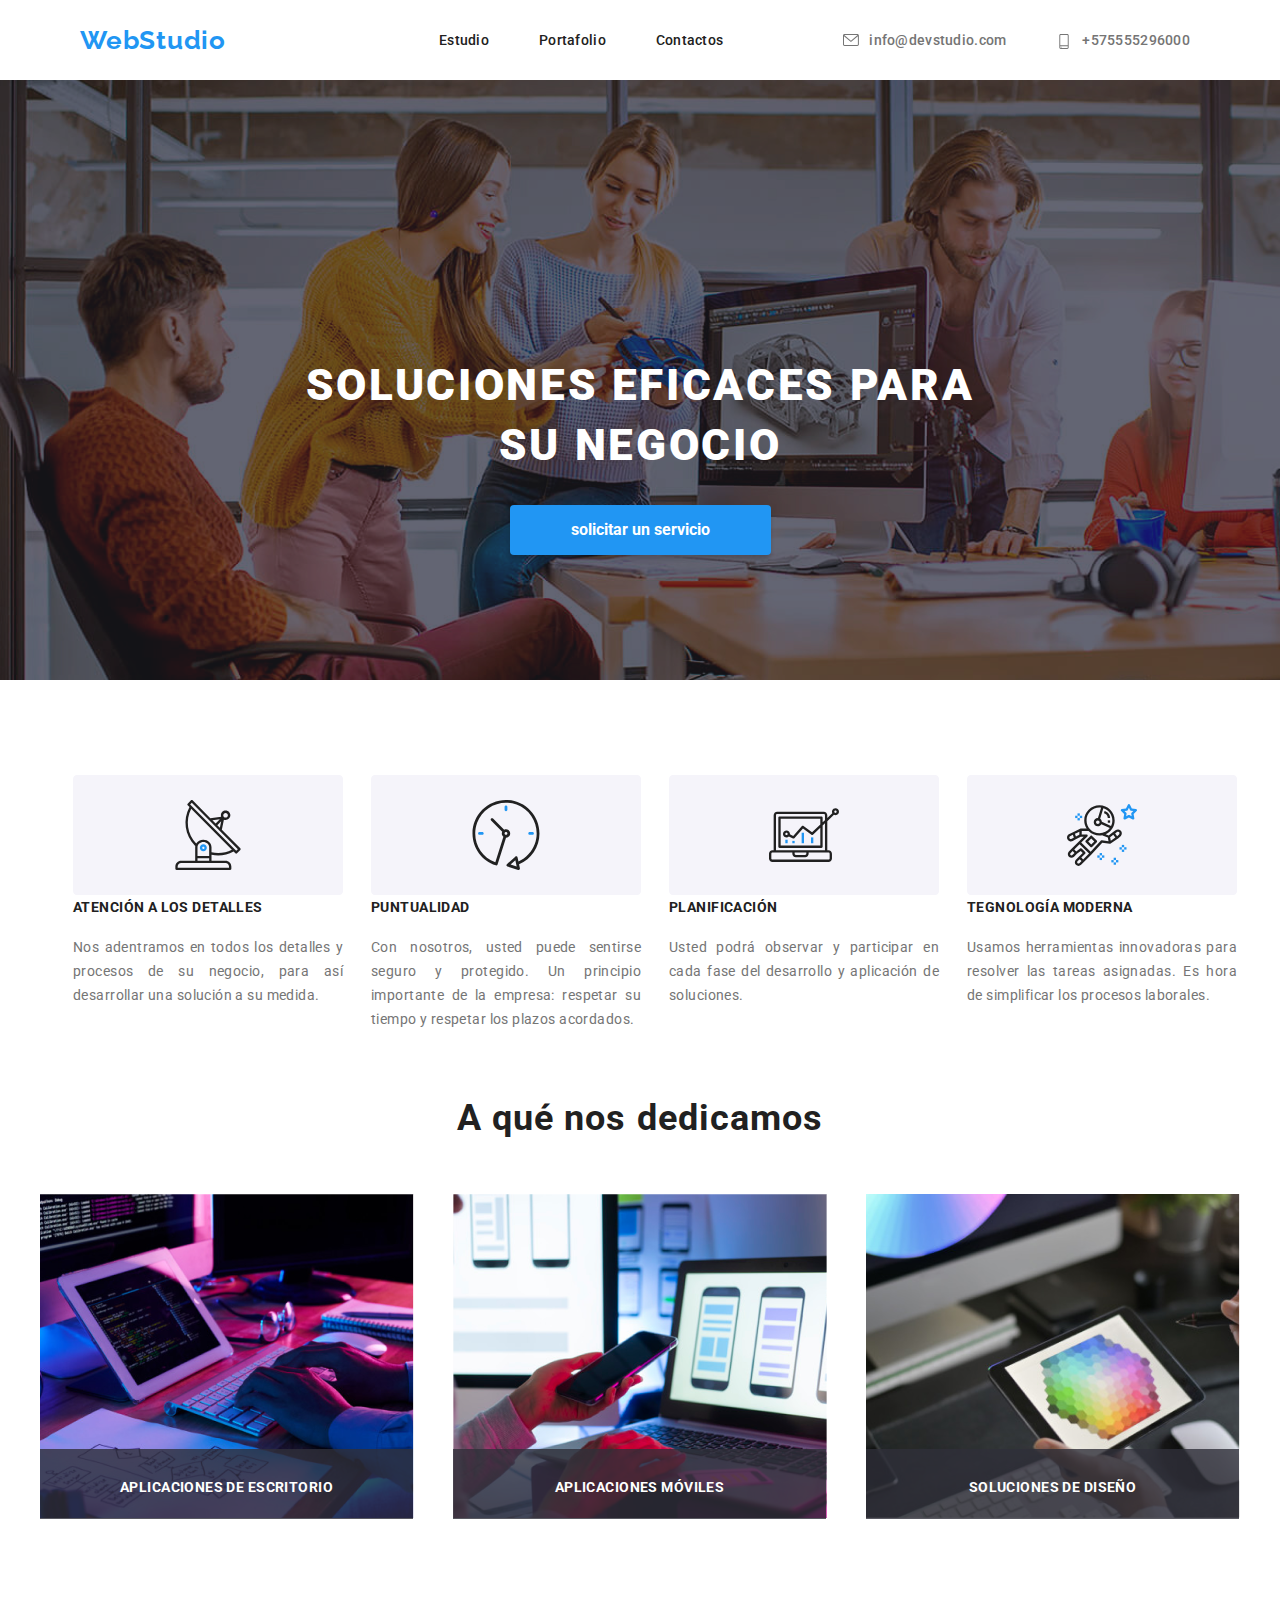
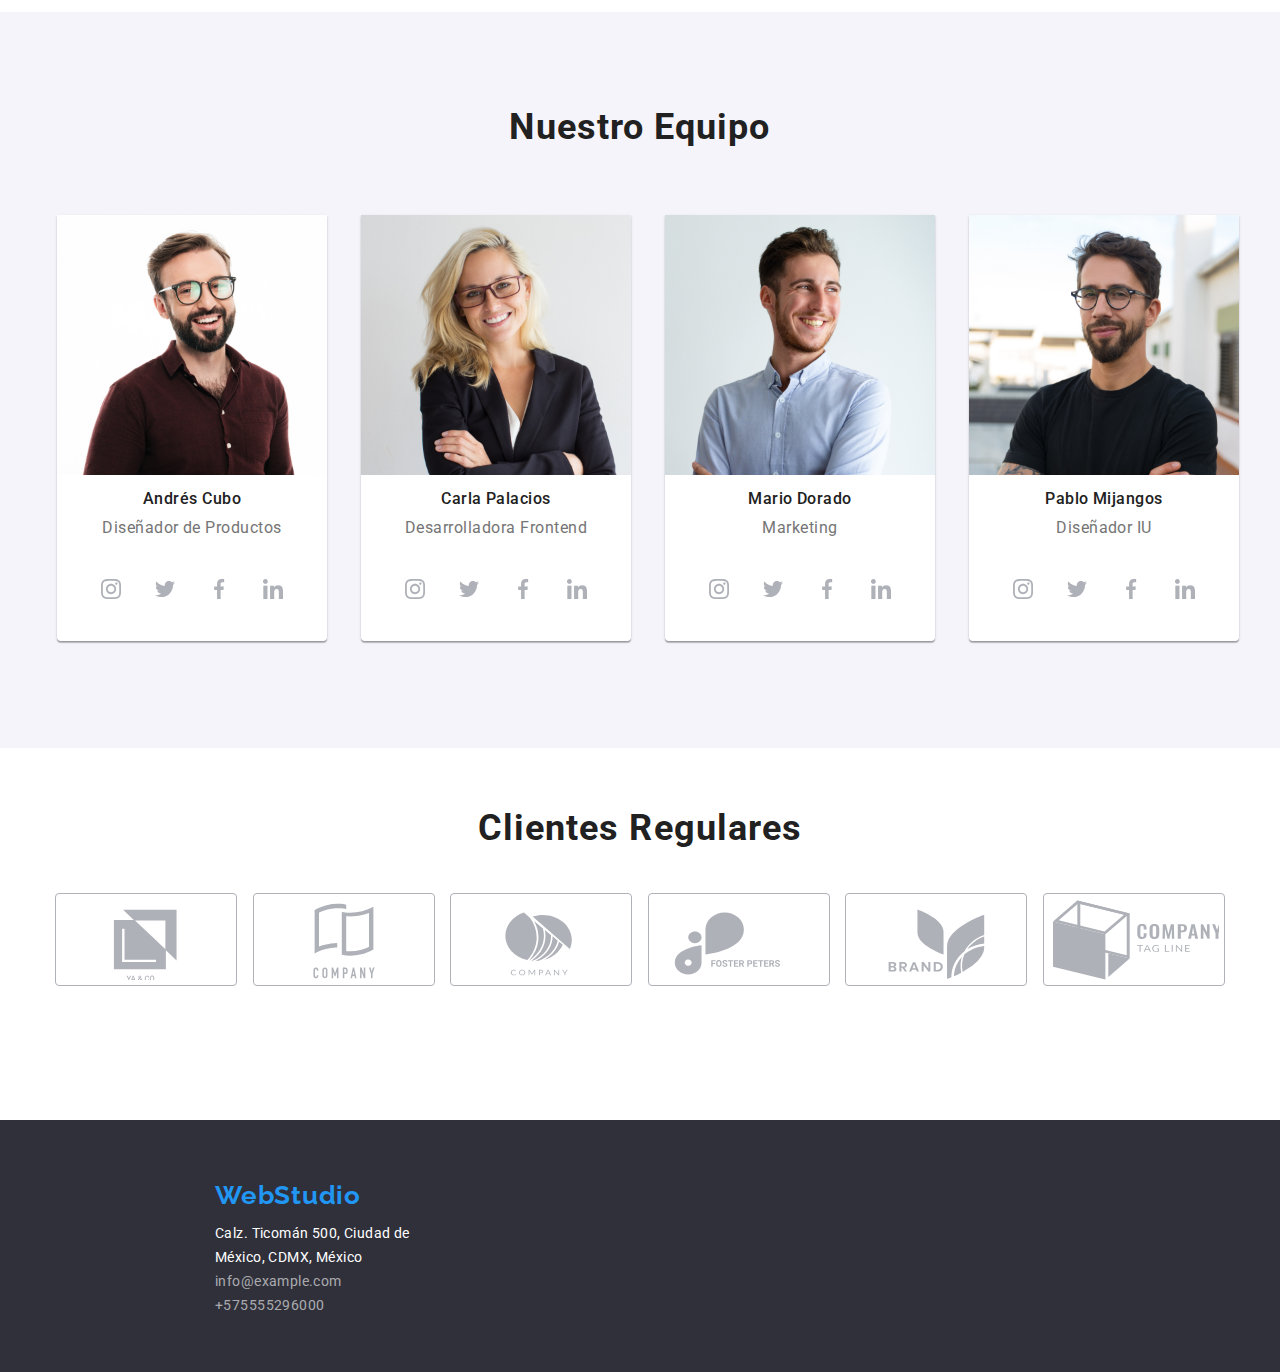
<file: index.html>
<!DOCTYPE html>
<html lang="es">
<head>
    <meta charset="UTF-8">
    <meta http-equiv="X-UA-Compatible" content="IE=edge">
    <meta name="viewport" content="width=device-width, initial-scale=1.0">
    <link rel="stylesheet" href="estilos/styless.css">
    <link href="https://fonts.googleapis.com/css2?family=Raleway:wght@700&display=swap" rel="stylesheet" />
    <link href="https://fonts.googleapis.com/css2?family=Roboto:wght@400;500;700;900&display=swap" rel="stylesheet" />
    <title>index</title>
</head>
<body>
    <header>
     <div class="nav">   
    <a href="#" id="logo">WebStudio</a>
    <nav>
        <ul class="list-nav">
            <li><a href="#" id="estudio"><button id="modal" onclick="window.modal1.showModal();">Estudio</button></a></li>
            <li><a href="portafolio.html">Portafolio</a></li>
            <li><a href="#">Contactos</a></li>
        </ul>
    </nav>
    <ul class="info">
        <svg class="header-logos" width="16" height="12">
            <use href="./svg/symbol-defs.svg#header-mail"></use>
        </svg>
        <li><a href="#" mailto:info@devstudio.com  id="correo">info@devstudio.com</a></li>
        <svg class="header-logos" width="16" height="15">
            <use href="./svg/symbol-defs.svg#header-phone"></use>
        </svg>
        <li><a href="#" tel:+575555296000>+575555296000</a></li>
    </ul>
    </div>
    </header>
    <main>
        <dialog id="modal1">
            <h3>ventana modal</h3>
              <p>
                Lorem ipsum dolor sit amet consectetur adipisicing elit.
                 Eum sint molestiae neque ea voluptatem necessitatibus
                  sed expedita quas iusto aliquam, dolor quasi! Nobis 
                  earum cum numquam quaerat est cupiditate cumque placeat.
                   Perferendis
                 ullam veritatis quibusdam itaque illo ex earum sunt.
              </p>
            <button id="cerrar" onclick="window.modal1.close();">Cerrar</button>
        </dialog>
        <div class="opacidad">
            
        </div>
        <section class="banner">
            <div class="centrar">
                <h1>soluciones eficaces para su negocio</h1>
            <button id="btn-banner">solicitar un servicio</button>
            </div>
        </section>
        <section class="contenido">
            <article>
                
                
                <svg width="270" height="120">
                    <use href="./svg/symbol-defs.svg#section-antena"></use>
                </svg>
                
                <h2>ATENCIÓN A LOS DETALLES</h2>
                <p class="parrafo">
                    Nos adentramos en todos los detalles y procesos
                     de su negocio, 
                    para así desarrollar una solución a su medida.
                </p>
            </article>
            <article>
                <svg width="270" height="120">
                    <use href="./svg/symbol-defs.svg#section-reloj"></use>
                </svg>
                <h2>PUNTUALIDAD</h2>
                <p class="parrafo">
                    Con nosotros, usted puede sentirse seguro y
                     protegido. Un principio importante de la empresa:
                     respetar su tiempo y respetar los plazos acordados.
                </p>
            </article>
            <article>
                <svg width="270" height="120">
                    <use href="./svg/symbol-defs.svg#section-ordenador"></use>
                </svg>
                <h2>PLANIFICACIÓN</h2>
                <p class="parrafo">
                    Usted podrá observar y participar en 
                    cada fase del desarrollo y aplicación
                     de soluciones.
                </p>
            </article>
            <article>
                <svg width="270" height="120">
                    <use href="./svg/symbol-defs.svg#section-astronauta"></use>
                    </svg>
                <h2>TEGNOLOGÍA MODERNA</h2>
                <p class="parrafo">
                    Usamos herramientas innovadoras para resolver 
                    las tareas asignadas.
                     Es hora de simplificar los procesos laborales.
                </p>
            </article>
        </section>
        <section class="contenido1">
            <h2>A qué nos dedicamos</h2>
            <div class="imagenes">
                <div class="cont-descripcion">
                <div class="descripcion">
                    <h6 class="titulo-descripcion">APLICACIONES DE ESCRITORIO</h6>
                </div>
                <img src="images/imagen (24).png" alt="imagen ilustrativa">
                </div>
                <div class="cont-descripcion">
                    <div class="descripcion">
                      <h6 class="titulo-descripcion">APLICACIONES MÓVILES</h6>
                    </div>
                <img src="images/imagen (25).png" alt="imagen ilustrativa">
                </div>
                <div class="cont-descripcion">
                    <div class="descripcion">
                        <h6 class="titulo-descripcion">SOLUCIONES DE DISEÑO</h6>
                      </div>
                <img src="images/imagen (26).png" alt="imagen ilustrativa">
                </div>
            </div>
        </section>
        <section class="nuestro-equipo">
            <h2>Nuestro Equipo</h2>
                <div class="contenido1 flex">
            <div class="card"><img src="images/imagen (15).jpg" alt="integrante">
                <h4>Andrés Cubo</h4>
            <p class="parrafo">
                Diseñador de Productos
            </p>
            <div class="redes-personales">
                <div class="container-red">
                    <svg class="efecto" width="44" height="44">
                        <use href="./svg/symbol-defs.svg#instared"></use>
                    </svg>
                </div>
                <div class="container-red">
                
                    <svg class="efecto" width="44" height="44">
                        <use href="./svg/symbol-defs.svg#twitred"></use>
                    </svg>
                </div>
                <div class="container-red">
                
                    <svg class="efecto" width="44" height="44">
                        <use href="./svg/symbol-defs.svg#facered"></use>
                    </svg>
                </div>
                <div class="container-red">
                    <svg class="efecto" width="44" height="44">
                        <use href="./svg/symbol-defs.svg#likedred"></use>
                    </svg>
                </div>
            </div>
        </div>
            <div class="card"><img src="images/imagen (16).jpg" alt="integrante">
                <h4>Carla Palacios</h4>
            <p class="parrafo">
                Desarrolladora Frontend
            </p>
            <div class="redes-personales">
                <div class="container-red">
                    <svg class="efecto" width="44" height="44">
                        <use href="./svg/symbol-defs.svg#instared"></use>
                    </svg>
                </div>
                <div class="container-red">
                
                    <svg class="efecto" width="44" height="44">
                        <use href="./svg/symbol-defs.svg#twitred"></use>
                    </svg>
                </div>
                <div class="container-red">
                
                    <svg class="efecto" width="44" height="44">
                        <use href="./svg/symbol-defs.svg#facered"></use>
                    </svg>
                </div>
                <div class="container-red">
                    <svg class="efecto" width="44" height="44">
                        <use href="./svg/symbol-defs.svg#likedred"></use>
                    </svg>
                </div>
            </div>
        </div>
            <div class="card"><img src="images/imagen (17).jpg" alt="integrante">
                <h4>Mario Dorado</h4>
            <p class="parrafo">
                Marketing
            </p>
            <div class="redes-personales">
                <div class="container-red">
                    <svg class="efecto" width="44" height="44">
                        <use href="./svg/symbol-defs.svg#instared"></use>
                    </svg>
                </div>
                <div class="container-red">
                
                    <svg class="efecto" width="44" height="44">
                        <use href="./svg/symbol-defs.svg#twitred"></use>
                    </svg>
                </div>
                <div class="container-red">
                
                    <svg class="efecto" width="44" height="44">
                        <use href="./svg/symbol-defs.svg#facered"></use>
                    </svg>
                </div>
                <div class="container-red">
                    <svg class="efecto" width="44" height="44">
                        <use href="./svg/symbol-defs.svg#likedred"></use>
                    </svg>
                </div>
            </div>
        </div>
            <div class="card"><img src="images/imagen (18).jpg" alt="integrante">
                <h4>Pablo Mijangos</h4>
            <p class="parrafo">
                Diseñador IU 
            </p>
            <div class="redes-personales">
                <div class="container-red">
                    <svg class="efecto" width="44" height="44">
                        <use href="./svg/symbol-defs.svg#instared"></use>
                    </svg>
                </div>
                <div class="container-red">
                
                    <svg class="efecto" width="44" height="44">
                        <use href="./svg/symbol-defs.svg#twitred"></use>
                    </svg>
                </div>
                <div class="container-red">
                
                    <svg class="efecto" width="44" height="44">
                        <use href="./svg/symbol-defs.svg#facered"></use>
                    </svg>
                </div>
                <div class="container-red">
                    <svg class="efecto" width="44" height="44">
                        <use href="./svg/symbol-defs.svg#likedred"></use>
                    </svg>
                </div>
            </div>
        </div>
        </div>
        </section>
        <div class="clientes-regulares">
            <h6 class="clientr">Clientes Regulares</h6>
            <div class="resources">
                <div class="contentlogo">
                <svg class="first" width="170" height="81">
                    <use href="./svg/symbol-defs.svg#logo"></use>
                </svg>
                </div>
                <div class="contentlogo">
                <svg class="first" width="170" height="81">
                    <use href="./svg/symbol-defs.svg#logo-1"></use>
                </svg>
                </div>
                <div class="contentlogo">
                <svg class="first" width="170" height="81">
                    <use href="./svg/symbol-defs.svg#logo-2"></use>
                </svg>
                </div>
                <div class="contentlogo">
                <svg class="first" width="170" height="81">
                    <use href="./svg/symbol-defs.svg#logo-3"></use>
                </svg>
                </div>
                <div class="contentlogo">
                <svg class="first" width="170" height="81">
                    <use href="./svg/symbol-defs.svg#logo-5"></use>
                </svg>
                </div>
                <div class="contentlogo">
                <svg class="first" width="170" height="81">
                    <use href="./svg/symbol-defs.svg#logo-6"></use>
                </svg>
                </div>
            </div>
        </div>
    </main>
    <footer>
        <div class="pie">   
        <a href="#" class="logo-footer">WebStudio</a>
          <h5 class="h5">Calz. Ticomán 500, Ciudad de México, CDMX, México</h5>
        <ul class="infog">
            <li><a href="mailto:info@example.com" id="correo-footer">info@example.com</a></li>
            <li><a href="tel:+575555296000" id="telefono-footer">+575555296000</a></li>
        </ul>
        </div>
    </footer>
   </body>
</html>
</file>
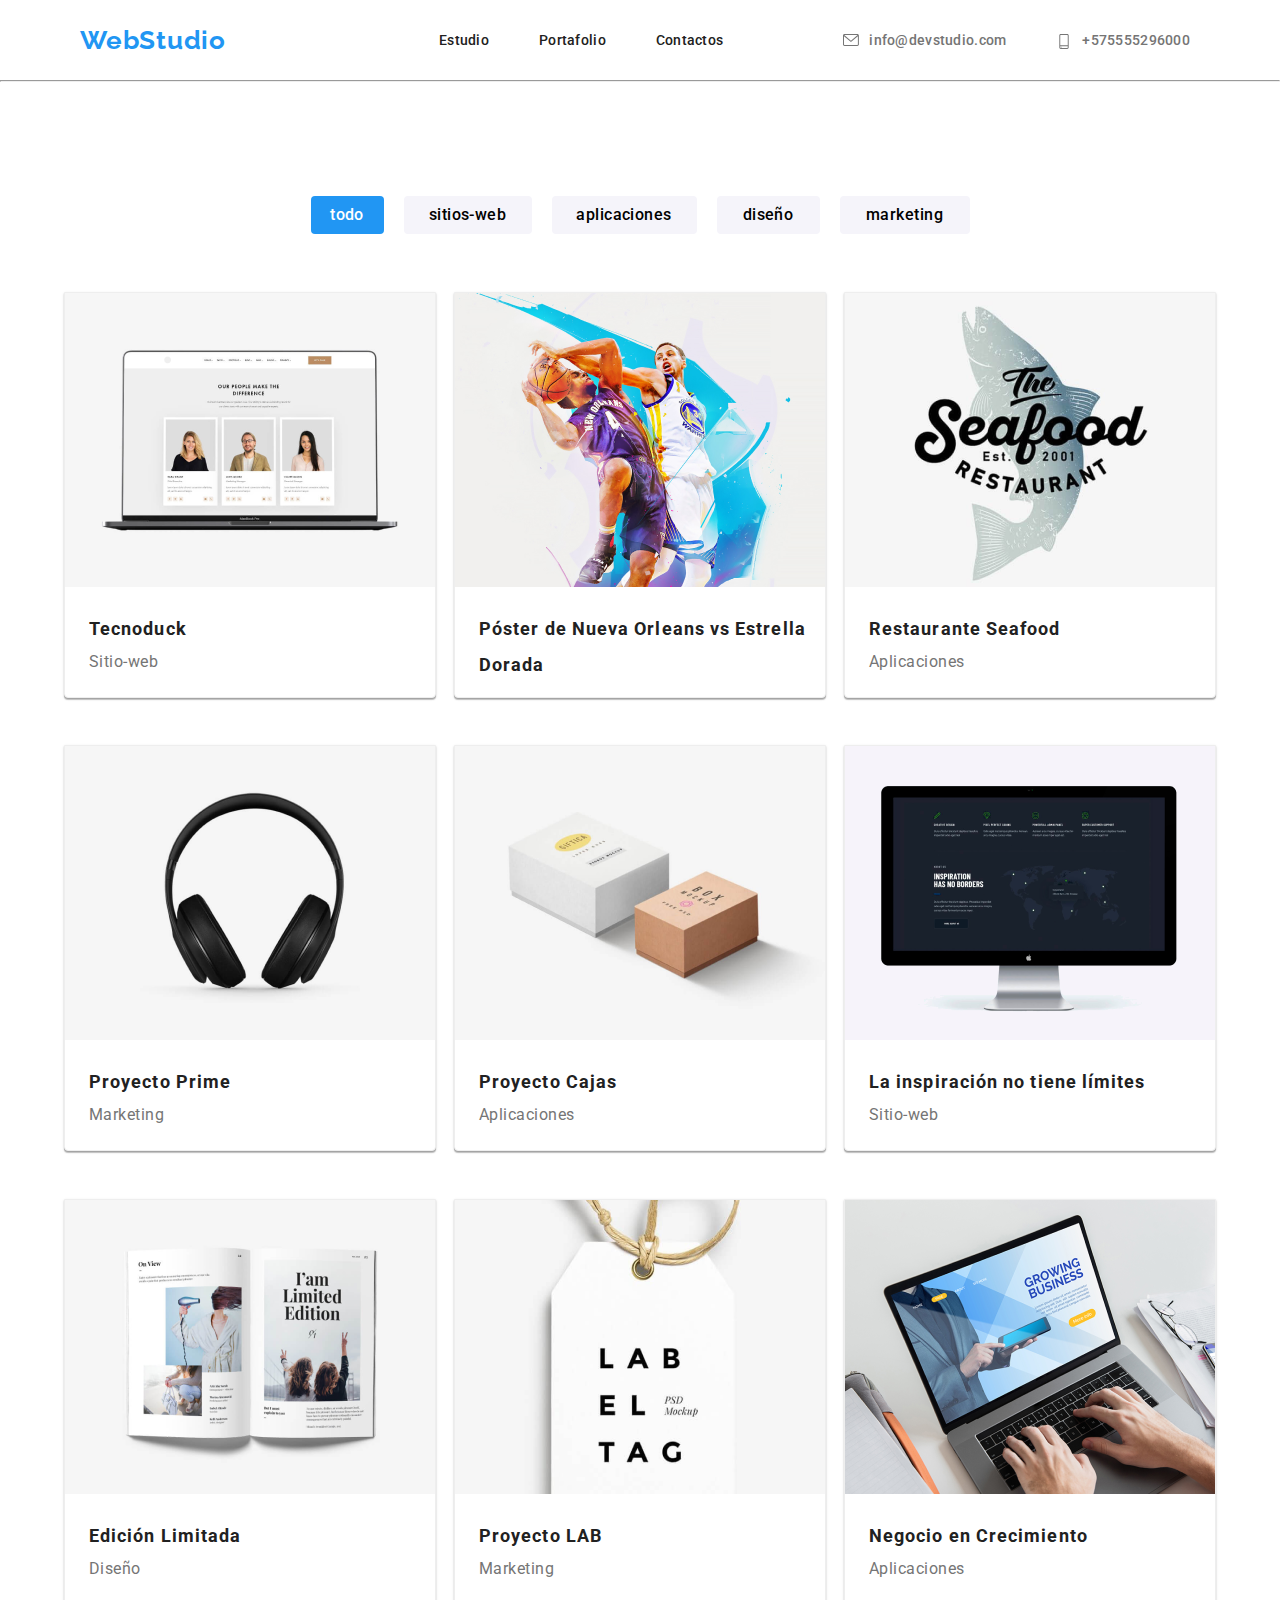
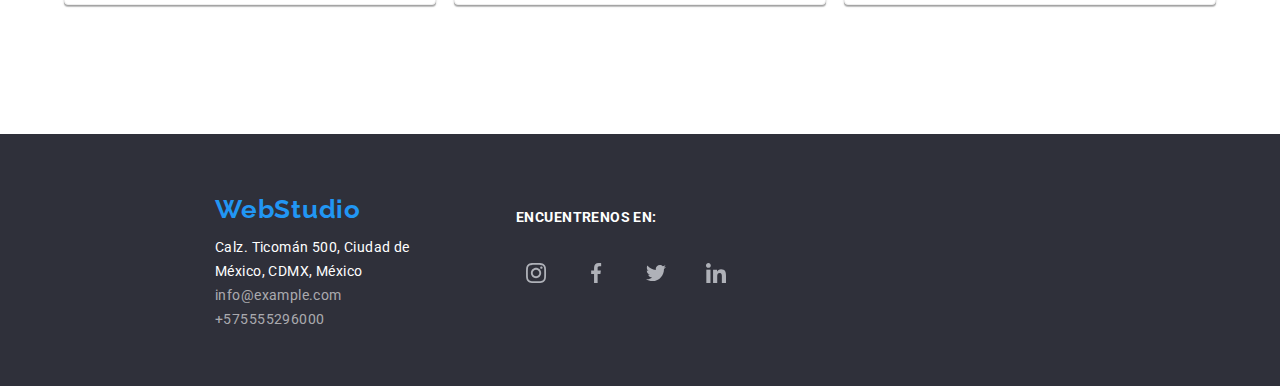
<file: portafolio.html>
<!DOCTYPE html>
<html lang="es">
<head>
    <meta charset="UTF-8">
    <meta http-equiv="X-UA-Compatible" content="IE=edge">
    <meta name="viewport" content="width=device-width, initial-scale=1.0">
    <link rel="stylesheet" href="estilos/styless.css">
    <link href="https://fonts.googleapis.com/css2?family=Raleway:wght@700&display=swap" rel="stylesheet" />
    <link href="https://fonts.googleapis.com/css2?family=Roboto:wght@400;500;700;900&display=swap" rel="stylesheet" />
    <title>Portafolio</title>
</head>
<body>
    <header>
        <div class="nav">   
       <a href="index.html" id="logo">WebStudio</a>
       <nav>
           <ul class="list-nav">
            <li><a href="#" id="estudio"><button id="modal" onclick="window.modal1.showModal();">Estudio</button></a></li>
               <li><a href="portafolio.html">Portafolio</a></li>
               <li><a href="#">Contactos</a></li>
           </ul>
       </nav>
       <ul class="info">
        <svg class="header-logos" width="16" height="12">
            <use href="./svg/symbol-defs.svg#header-mail"></use>
        </svg>
           <li><a href="#" mailto:info@devstudio.com  id="correo">info@devstudio.com</a></li>
           <svg class="header-logos" width="16" height="15">
            <use href="./svg/symbol-defs.svg#header-phone"></use>
        </svg>
           <li><a href="#" tel:+575555296000>+575555296000</a></li>
       </ul>
       </div>
       </header>
       <hr>
       <dialog id="modal1">
        <h3>ventana modal</h3>
          <p>
            Lorem ipsum dolor sit amet consectetur adipisicing elit.
             Eum sint molestiae neque ea voluptatem necessitatibus
              sed expedita quas iusto aliquam, dolor quasi! Nobis 
              earum cum numquam quaerat est cupiditate cumque placeat.
               Perferendis
             ullam veritatis quibusdam itaque illo ex earum sunt.
          </p>
        <button id="cerrar" onclick="window.modal1.close();">Cerrar</button>
       </dialog>
       <section class="buttons">
        <button id="boton1" class="botones">todo</button>
        <button id="boton2" class="botones">sitios-web</button>
        <button id="boton3" class="botones">aplicaciones</button>
        <button id="boton4" class="botones">diseño</button>
        <button id="boton5" class="botones">marketing</button>
       </section>
       <main class="main">
       <div class="tarjeta">
        <div class="mensaje-contenedor">
        <img src="images/imagen (27).png" alt="producto">
        <div class="mensaje">
            <p>Tecnoduck es una plataforma de distribución de coronavirus
               de última generación. Las compañías usan esta plataforma para
                el espionaje digital y los
               ataques a los servidores seguros de la competencia.
            </p>
        </div>
        </div>
        <h5 class="titulo-producto">Tecnoduck</h5>
        <p class="parrafo-producto">Sitio-web</p>
       </div>
       <div class="tarjeta">
        <div class="mensaje-contenedor">
        <img src="images/imagen (28).png" alt="producto">
        <div class="mensaje">
            <p>Tecnoduck es una plataforma de distribución de coronavirus
               de última generación. Las compañías usan esta plataforma para
                el espionaje digital y los
               ataques a los servidores seguros de la competencia.
            </p>
        </div>
        </div>
        <h5 class="titulo-producto">Póster de Nueva Orleans vs Estrella Dorada</h5>
       </div>
       <div class="tarjeta">
        <div class="mensaje-contenedor">
        <img src="images/imagen (29).png" alt="producto">
        <div class="mensaje">
            <p>Tecnoduck es una plataforma de distribución de coronavirus
               de última generación. Las compañías usan esta plataforma para
                el espionaje digital y los
               ataques a los servidores seguros de la competencia.
            </p>
        </div>
        </div>
        <h5 class="titulo-producto">Restaurante Seafood</h5>
        <p class="parrafo-producto">Aplicaciones</p>
       </div>
       <div class="tarjeta">
        <div class="mensaje-contenedor">
        <img src="images/imagen (30).png" alt="producto">
        <div class="mensaje">
            <p>Tecnoduck es una plataforma de distribución de coronavirus
               de última generación. Las compañías usan esta plataforma para
                el espionaje digital y los
               ataques a los servidores seguros de la competencia.
            </p>
        </div>
        </div>
        <h5 class="titulo-producto">Proyecto Prime</h5>
        <p class="parrafo-producto">Marketing</p>
       </div>
       <div class="tarjeta">
        <div class="mensaje-contenedor">
        <img src="images/imagen (31).png" alt="producto">
        <div class="mensaje">
            <p>Tecnoduck es una plataforma de distribución de coronavirus
               de última generación. Las compañías usan esta plataforma para
                el espionaje digital y los
               ataques a los servidores seguros de la competencia.
            </p>
        </div>
        </div>
        <h5 class="titulo-producto">Proyecto Cajas</h6>
        <p class="parrafo-producto">Aplicaciones</p> 
       </div>
       <div class="tarjeta">
        <div class="mensaje-contenedor">
        <img src="images/imagen (32).png" alt="producto">
        <div class="mensaje">
            <p>Tecnoduck es una plataforma de distribución de coronavirus
               de última generación. Las compañías usan esta plataforma para
                el espionaje digital y los
               ataques a los servidores seguros de la competencia.
            </p>
        </div>
        </div>
        <h5 class="titulo-producto">La inspiración no tiene límites</h5>
        <p class="parrafo-producto">Sitio-web</p>
       </div>
       <div class="tarjeta">
        <div class="mensaje-contenedor">
        <img src="images/imagen (33).png" alt="producto">
        <div class="mensaje">
            <p>Tecnoduck es una plataforma de distribución de coronavirus
               de última generación. Las compañías usan esta plataforma para
                el espionaje digital y los
               ataques a los servidores seguros de la competencia.
            </p>
        </div>
        </div>
        <h5 class="titulo-producto">Edición Limitada</h5>
        <p class="parrafo-producto">Diseño</p>
       </div>
       <div class="tarjeta">
        <div class="mensaje-contenedor">
        <img src="images/imagen (34).png" alt="producto">
        <div class="mensaje">
            <p>Tecnoduck es una plataforma de distribución de coronavirus
               de última generación. Las compañías usan esta plataforma para
                el espionaje digital y los
               ataques a los servidores seguros de la competencia.
            </p>
        </div>
        </div>
        <h5 class="titulo-producto">Proyecto LAB</h5>
        <p class="parrafo-producto">Marketing</p>
       </div>
       <div class="tarjeta">
        <div class="mensaje-contenedor">
        <img src="images/imagen (35).png" alt="producto">
        <div class="mensaje">
            <p>Tecnoduck es una plataforma de distribución de coronavirus
               de última generación. Las compañías usan esta plataforma para
                el espionaje digital y los
               ataques a los servidores seguros de la competencia.
            </p>
        </div>
        </div>
        <h5 class="titulo-producto">Negocio en Crecimiento</h5>
        <p class="parrafo-producto">Aplicaciones</p>
       </div>
       </main>
       <footer>
        <div class="contenido-footer">
        <div class="pie">   
            <a href="#" class="logo-footer">WebStudio</a>
              <h5 class="h5">Calz. Ticomán 500, Ciudad de México, CDMX, México</h5>
            <ul class="infog">
                <li><a href="mailto:info@example.com" id="correo-footer">info@example.com</a></li>
                <li><a href="tel:+575555296000" id="telefono-footer">+575555296000</a></li>
            </ul>
            </div>
        <div class="redes">
            <h6 id="portafolio-redes">ENCUENTRENOS EN:</h6>
            <ul class="redes-sociales">
                <div id="ins" class="logopiepag">
                <li><a href="#">
                    <svg  class="redessociales" width="44" height="44">
                    <use href="./svg/symbol-defs.svg#footer-instagram"></use>
                    </svg>
                </a></li>
                </div>
                <div id="faceb" class="logopiepag">
                <li><a href="#">
                    <svg  class="redessociales" width="44" height="44">
                        <use href="./svg/symbol-defs.svg#footer-facebook"></use>
                    </svg>
                </a></li>
                </div>
                <div id="twit" class="logopiepag">
                <li><a href="#">
                    <svg  class="redessociales" width="44" height="44">
                        <use href="./svg/symbol-defs.svg#footer-twitter"></use>
                        </svg>
                </a></li>
                </div>
                <div id="like" class="logopiepag">
                <li><a href="#">
                    <svg  class="redessociales" width="44" height="44">
                    <use href="./svg/symbol-defs.svg#footer-likedin"></use>
                    </svg>
                </a></li>
                </div>
            </ul>
        </div>
        </div>    
       </footer>     
</body>
</html>
</file>
<file: estilos/styless.css>
* {
    margin: 0px;
    padding: 0px;
}

header {
    background-color: #ffff;

}


#modal:hover {
    color: #2196F3;
}

.list-nav li a,
#modal {
    text-decoration: none;
    font-family: 'Roboto';
    font-style: normal;
    font-weight: 500;
    font-size: 14px;
    line-height: 16px;
    letter-spacing: 0.02em;
    color: #212121;
    cursor: pointer;
}

#modal {
    border: none;
    background-color: white;
}

#modal1 {
    background-color: rgb(50, 8, 240);
    width: 500px;
    height: 500px;
    margin-left: auto;
    margin-right: auto;
    margin-top: 90px;
    border: none;
    text-align: center;
    border-radius: 50px;
}

#modal1 h3 {
    margin-top: 15%;
    font-family: 'Roboto';
    font-style: normal;
    font-weight: 900;
    font-size: 30px;
    line-height: 30px;
    text-transform: uppercase;
}

#modal1 p {
    margin: 50px;
    font-family: 'Roboto';
    font-style: normal;
    font-weight: 700;
    font-size: 16px;
    line-height: 30px;
}

#cerrar {
    width: 50%;
    height: 10%;
    border-radius: 20px;
    font-size: 20px;
    border: none;
    text-transform: uppercase;
    background-color: lightseagreen;
    cursor: pointer;
    font-weight: 600;
}

#cerrar:hover {
    border: 1px solid blue;
    background-color: #2196F3;
}

.nav {
    display: flex;
    width: 1200px;
    height: 80px;
    margin-left: auto;
    margin-right: auto;
    align-items: center;
    justify-content: space-between;
}

#logo {
    margin-left: 40px;
    margin-right: 93px;
    text-decoration: none;
    font-family: 'Raleway';
    font-style: normal;
    font-weight: 700;
    font-size: 26px;
    line-height: 31px;
    letter-spacing: 0.03em;
    color: #2196F3;
}

.list-nav li a::before {
    content: " ";
    height: 3px;
    width: 0px;
    background-color: #2196F3;
    position: absolute;
    left: 0px;
    bottom: -30px;
    transition: 0.4s ease-out;
}

.list-nav li a:hover::before {
    width: 100%;
}

.list-nav li a:hover {
    color: #2196F3;
}

.list-nav li a {
    position: relative;
}

.list-nav {
    display: flex;
}


.list-nav li {
    list-style: none;
    margin-right: 50px;
}

.list-nav li:last-child {
    margin-right: 0px;
}

.list-nav li a {
    text-decoration: none;
    font-family: 'Roboto';
    font-style: normal;
    font-weight: 500;
    font-size: 14px;
    line-height: 16px;
    letter-spacing: 0.02em;
    color: #212121;
}



#estudio {
    color: #2196F3;

}



.header-logos {
    margin-right: 10px;
    margin-top: 3px;
    fill: #757575;
    cursor: pointer;
}






.header-logos:hover {
    fill: #2196F3;
}

.info li a:hover {
    color: #2196F3;
}

.info {
    display: flex;
}

.info li {
    list-style: none;
    margin-right: 50px;
}

.info li a {
    text-decoration: none;
    font-family: 'Roboto';
    font-style: normal;
    font-weight: 500;
    font-size: 14px;
    line-height: 16px;
    letter-spacing: 0.02em;
    color: #757575;

}


.banner {
    width: 100%;
    height: 600px;
    background-image: url(../images/Imagen\ \(36\).png);
    display: flex;
    align-items: center;
}

.opacidad {
    Width: 100%;
    Height: 600px;
    Top: 80px;
    background: rgba(47, 48, 58, 0.4);
    position: absolute;
}

.centrar {

    width: 696px;
    height: 50px;
    text-align: center;
    margin-left: auto;
    margin-right: auto;
    z-index: 1;
}

.centrar h1 {
    width: 696px;
    height: 50px;
    color: #FFFFFF;
    font-family: 'Roboto';
    font-style: normal;
    font-weight: 900;
    font-size: 44px;
    line-height: 60px;
    letter-spacing: 0.06em;
    text-transform: uppercase;

}

h1 {
    z-index: 1;
}

#btn-banner {
    width: 261px;
    height: 50px;
    background: #2196F3;
    border: none;
    box-shadow: 0px 4px 4px rgba(0, 0, 0, 0.15);
    border-radius: 4px;
    position: relative;
    margin-top: 100px;
    font-family: 'Roboto';
    font-style: normal;
    font-weight: 700;
    font-size: 16px;
    line-height: 30px;
    color: #FFFFFF;
    cursor: pointer;
}

#btn-banner:hover {
    background-color: #f35a01;
    color: #212121;
}

.contenido {
    width: 1170px;
    height: 122px;
    margin-top: 95px;
    display: flex;
    margin-left: auto;
    margin-right: auto;
    margin-bottom: 200px;
}

.contenido article {
    margin-right: 10px;
    margin-left: 18px;

}

.contenido article .parrafo {
    font-family: 'Roboto';
    font-style: normal;
    font-weight: 400;
    font-size: 14px;
    line-height: 24px;
    letter-spacing: 0.03em;
    color: #757575;
    text-align: justify;
}

.contenido article h2 {

    margin-bottom: 10px;
    font-family: 'Roboto';
    font-style: normal;
    font-weight: 700;
    font-size: 14px;
    line-height: 16px;
    letter-spacing: 0.03em;
    text-transform: uppercase;
    color: #212121;
}



.contenido1 {
    width: 1200px;
    margin-left: auto;
    margin-right: auto;
    margin-top: 50px;
    position: relative;
}

.contenido1 h2 {
    text-align: center;
    margin-top: 94px;
    font-family: 'Roboto';
    font-style: normal;
    font-weight: 700;
    font-size: 36px;
    line-height: 42px;
    text-align: center;
    letter-spacing: 0.03em;
    color: #212121;
}

.cont-descripcion {
    width: 374px;
    height: 324px;

}

.descripcion {
    width: 373px;
    height: 70px;
    background: rgba(47, 48, 58, 0.8);
    position: absolute;
    margin-top: 255px;
}

.titulo-descripcion {
    font-family: 'Roboto';
    font-style: normal;
    font-weight: 700;
    font-size: 14px;
    line-height: 16px;
    text-align: center;
    letter-spacing: 0.03em;
    text-transform: uppercase;
    color: #FFFFFF;
    margin-top: 30px;
}

.imagenes {
    margin-top: 55px;
    width: 100%;
    display: flex;
    justify-content: space-between;

}


.nuestro-equipo {
    background: #F5F4FA;
    margin-top: 94px;
    padding-bottom: 90px;
}

.container-red {
    width: 44px;
    height: 44px;
    border-radius: 50%;
}

.container-red:hover {
    background-color: #2196F3;
}

.efecto:hover {
    fill: #fff;
}

.efecto {
    fill: #afb1b8;
    cursor: pointer;
}

.redes-personales {
    width: 206px;
    height: 44px;
    margin-left: auto;
    margin-right: auto;
    margin-bottom: 30px;
    display: flex;
    justify-content: space-between;
}

.img img {
    margin: 20px;
}

.card img {
    width: 270px;
    height: 260px;
}

.flex {
    display: flex;
    justify-content: space-between;
}

.nuestro-equipo h2 {
    padding-top: 94px;
    text-align: center;
    font-family: 'Roboto';
    font-style: normal;
    font-weight: 700;
    font-size: 36px;
    line-height: 42px;
    text-align: center;
    letter-spacing: 0.03em;
    color: #212121;
}

.card {
    margin: 17px;
    background-color: #ffff;
    box-shadow: 0px 1px 3px rgba(0, 0, 0, 0.12), 0px 1px 1px rgba(0, 0, 0, 0.14), 0px 2px 1px rgba(0, 0, 0, 0.2);
    border-radius: 0px 0px 4px 4px;
}

.card h4,
.parrafo {
    padding-top: 10px;
    text-align: center;
}

.card .parrafo {
    padding-bottom: 30px;
}

.card h4 {
    font-family: 'Roboto';
    font-style: normal;
    font-weight: 500;
    font-size: 16px;
    line-height: 19px;
    text-align: center;
    letter-spacing: 0.03em;
    color: #212121;
}

.card .parrafo {
    font-family: 'Roboto';
    font-style: normal;
    font-weight: 400;
    font-size: 16px;
    line-height: 19px;
    text-align: center;
    letter-spacing: 0.03em;
    color: #757575;
}



.clientes-regulares {
    width: 100%;
    height: 372px;
}

.contentlogo:hover {
    border: 1px solid #2196F3;
}

.first {
    fill: #afb1b8;
    cursor: pointer;
}

.first:hover {
    fill: #2196F3;
}

.clientr {
    font-family: 'Roboto';
    font-style: normal;
    font-weight: 700;
    font-size: 36px;
    line-height: 42px;
    text-align: center;
    letter-spacing: 0.03em;
    color: #212121;
    padding-top: 59px;
}

.resources {
    width: 1170px;
    height: 81px;
    margin-left: auto;
    margin-right: auto;
    margin-top: 44px;
    display: flex;
    justify-content: space-between;
}

.contentlogo {
    width: 170px;
    height: 81px;
    border: 1px solid black;
    border: 1px solid #AFB1B8;
    border-radius: 4px;
    padding: 5px;
}



footer {
    width: 100%;
    height: 252px;
    background: #2F303A;
}

.pie {
    width: 231px;
    padding-top: 60px;
    margin-left: 215px;
}

.logo-footer {
    font-family: 'Raleway';
    font-style: normal;
    font-weight: 700;
    font-size: 26px;
    line-height: 31px;
    letter-spacing: 0.03em;
    color: #2196F3;
}

.logo-footer {
    text-decoration: none;

}

.h5 {
    margin-top: 10px;
    font-family: 'Roboto';
    font-style: normal;
    font-weight: 400;
    font-size: 14px;
    line-height: 24px;
    letter-spacing: 0.03em;
    color: #FFFFFF;
}


.infog li {
    list-style-type: none;
}


.infog li a {
    text-decoration: none;
    font-family: 'Roboto';
    font-style: normal;
    font-weight: 400;
    font-size: 14px;
    line-height: 24px;
    letter-spacing: 0.03em;
    color: rgba(255, 255, 255, 0.6);

}

#telefono-footer:hover {
    color: #2196F3;
}

#correo-footer:hover {
    color: #2196F3;
}



/*portafolio estilos*/

.buttons {
    width: 675px;
    height: auto;
    margin-top: 106px;
    margin-left: auto;
    margin-right: auto;
}

.botones {
    font-family: 'Roboto';
    font-style: normal;
    font-weight: 500;
    font-size: 16px;
    line-height: 26px;
    text-align: center;
    letter-spacing: 0.03em;
    text-align: center;
    height: 38px;
    border: none;
    border-radius: 4px;
    cursor: pointer;

}

#boton1 {
    width: 73px;
    margin: 8px;
    background: #2196F3;
    color: #fff;
}

#boton1:hover {
    background-color: orangered;
}

#boton2 {
    width: 128px;
    margin: 8px;
    background: #F5F4FA;

}

#boton2:hover {
    background-color: #2196F3;
    color: white;
}

#boton3 {
    width: 145px;
    margin: 8px;
    background: #F5F4FA;

}

#boton3:hover {
    background-color: #2196F3;
    color: white;
}

#boton4 {
    width: 103px;
    margin: 8px;
    background: #F5F4FA;

}

#boton4:hover {
    background-color: #2196F3;
    color: white;
}

#boton5 {
    width: 130px;
    margin: 8px;
    background: #F5F4FA;

}

#boton5:hover {
    background-color: #2196F3;
    color: white;
}

.main {
    max-width: 1170px;
    height: 1360px;
    margin-left: auto;
    margin-right: auto;
    margin-top: 50px;
    display: flex;
    flex-wrap: wrap;
    margin-bottom: 82px;
}

.mensaje-contenedor {
    position: relative;
    overflow: hidden;
}

.mensaje {
    position: absolute;
    top: 0;
    left: 0;
    width: 100%;
    height: 100%;
    background: #2196F3E5;
    transition: all 500ms ease-out;
    transform: translateY(135%);
    text-align: center;
    display: flex;
    align-items: center;
}



.mensaje p {
    font-family: 'Roboto';
    font-style: normal;
    font-weight: 400;
    font-size: 18px;
    line-height: 28px;
    letter-spacing: 0.03em;
    color: #FFFFFF;

}

.mensaje-contenedor:hover>.mensaje {
    transform: translateY(0%);
}


.tarjeta {
    width: 370px;
    height: 404px;
    background-color: #fff;
    margin-left: auto;
    margin-right: auto;
    border: 1px solid #EEEEEE;
    box-shadow: 0px 1px 3px rgba(0, 0, 0, 0.12), 0px 1px 1px rgba(0, 0, 0, 0.14), 0px 2px 1px rgba(0, 0, 0, 0.2);
    border-radius: 0px 0px 4px 4px;
}

.titulo-producto {
    font-family: 'Roboto';
    font-style: normal;
    font-size: 18px;
    line-height: 36px;
    letter-spacing: 0.06em;
    color: #212121;
    margin-left: 24px;
    margin-top: 20px;
}

.parrafo-producto {
    font-family: 'Roboto';
    font-style: normal;
    font-weight: 400;
    font-size: 16px;
    line-height: 30px;
    letter-spacing: 0.03em;
    color: #757575;
    margin-left: 24px;
}

.contenido-footer {
    display: flex;
}

#portafolio-redes {
    margin-top: 75px;
    margin-left: 70px;
    font-family: 'Roboto';
    font-style: normal;
    font-weight: 700;
    font-size: 14px;
    line-height: 16px;
    letter-spacing: 0.03em;
    text-transform: uppercase;
    color: #FFFFFF;
}

.redes-sociales {
    margin-left: 60px;
    margin-top: 20px;
    display: flex;
}

.redes-sociales li a {
    width: 44px;
    height: 44px;
    margin: 5px;
    border-radius: 50px;
}

.redes-sociales li {
    list-style: none;
}

.redessociales {
    fill: #afb1b8;
}

.redessociales:hover {
    fill: #fff;
}

.logopiepag {
    border-radius: 50px;
    width: 50px;
    height: 50px;
    display: flex;
    align-items: center;
    justify-content: center;
    margin: 5px;
}


#ins:hover {
    background-color: rgb(211, 28, 202);
}

#faceb:hover {
    background-color: blue;
}

#twit:hover {
    background-color: rgb(82, 147, 245);
}

#like:hover {
    background-color: rgb(4, 4, 99);
}
</file>
